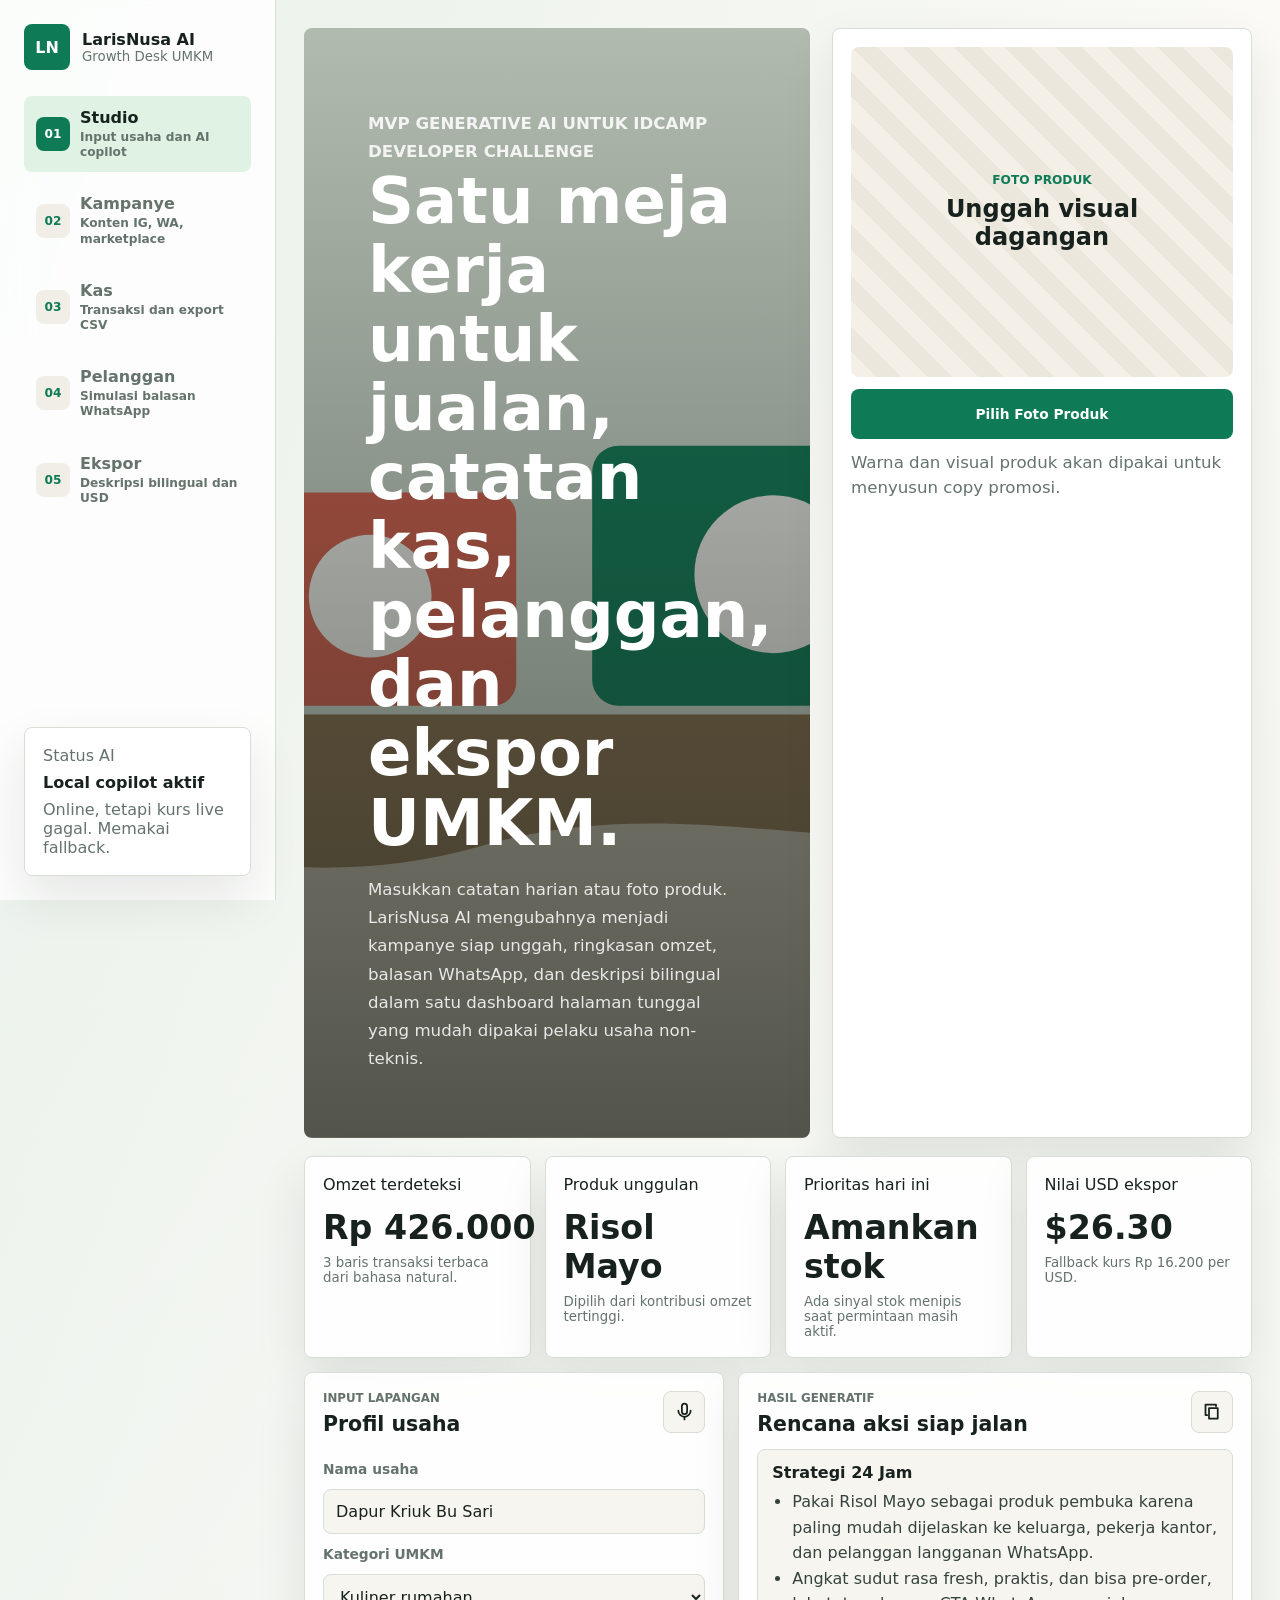
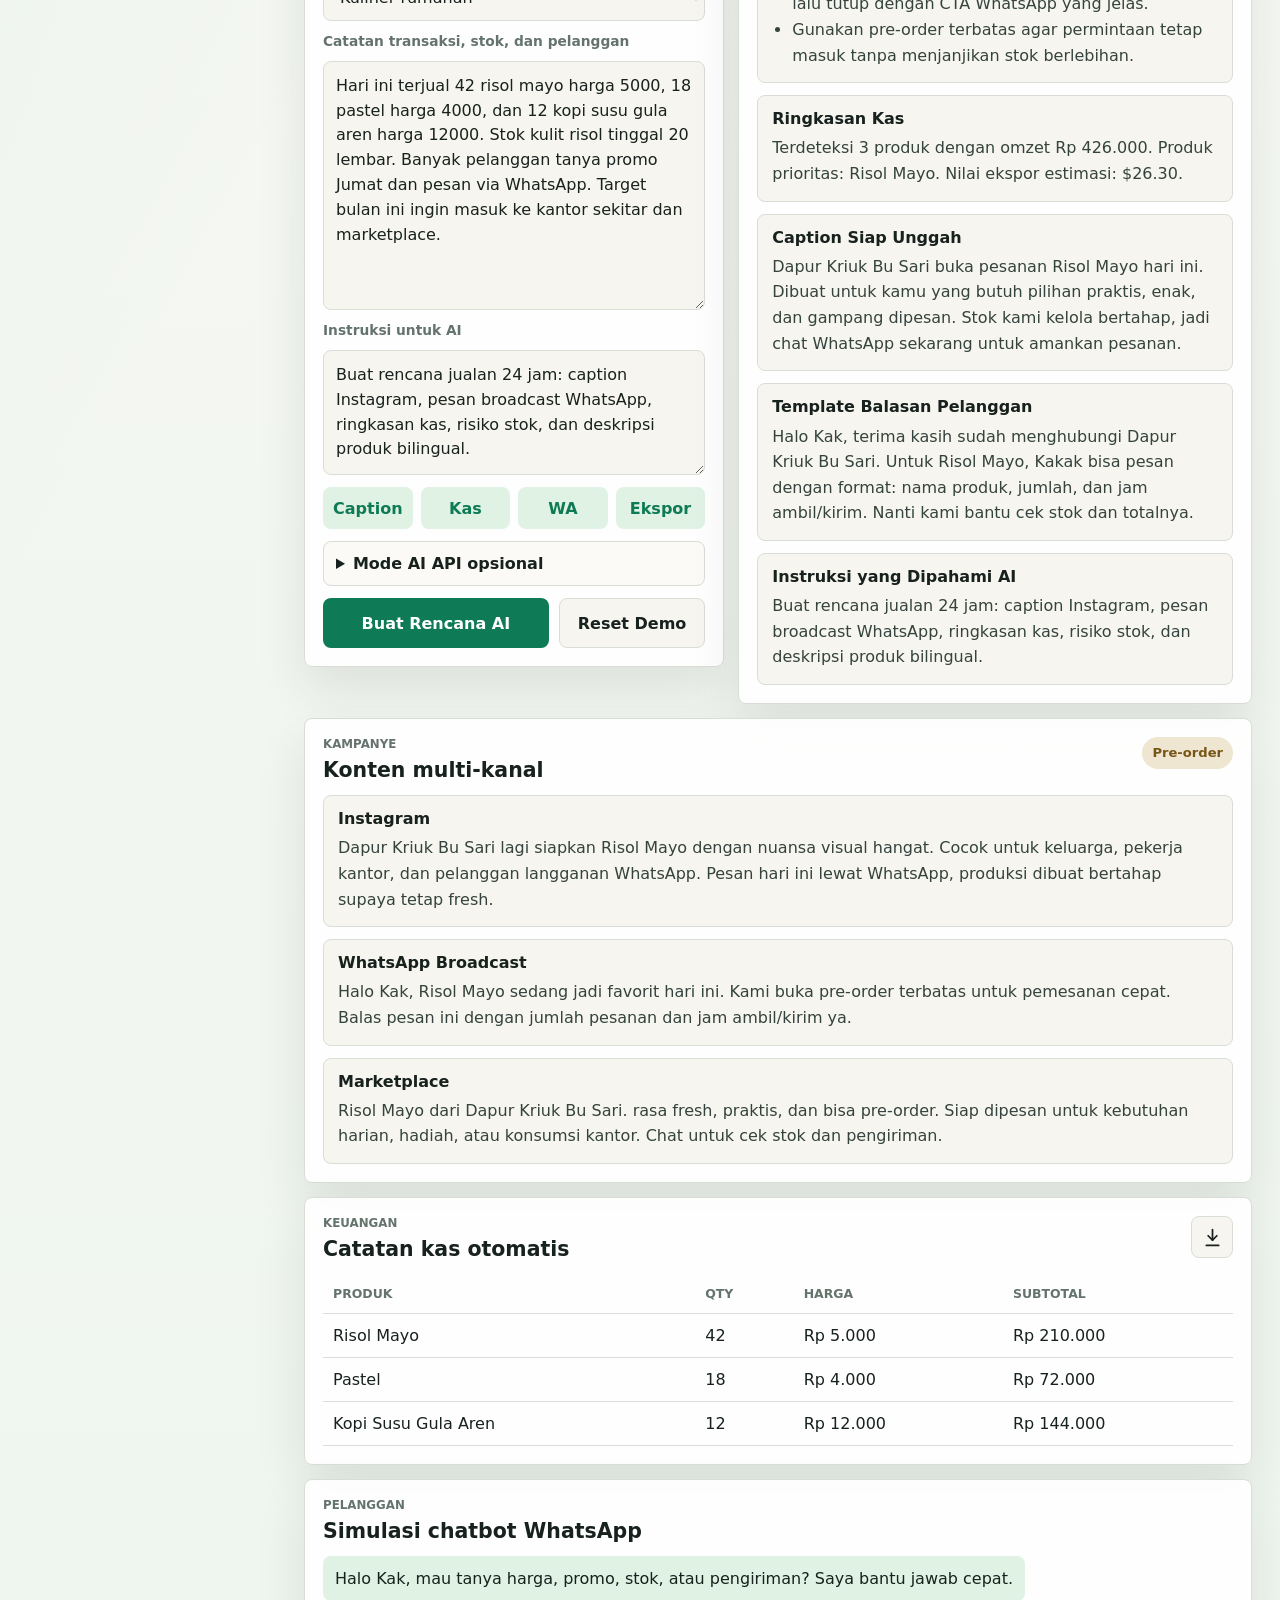
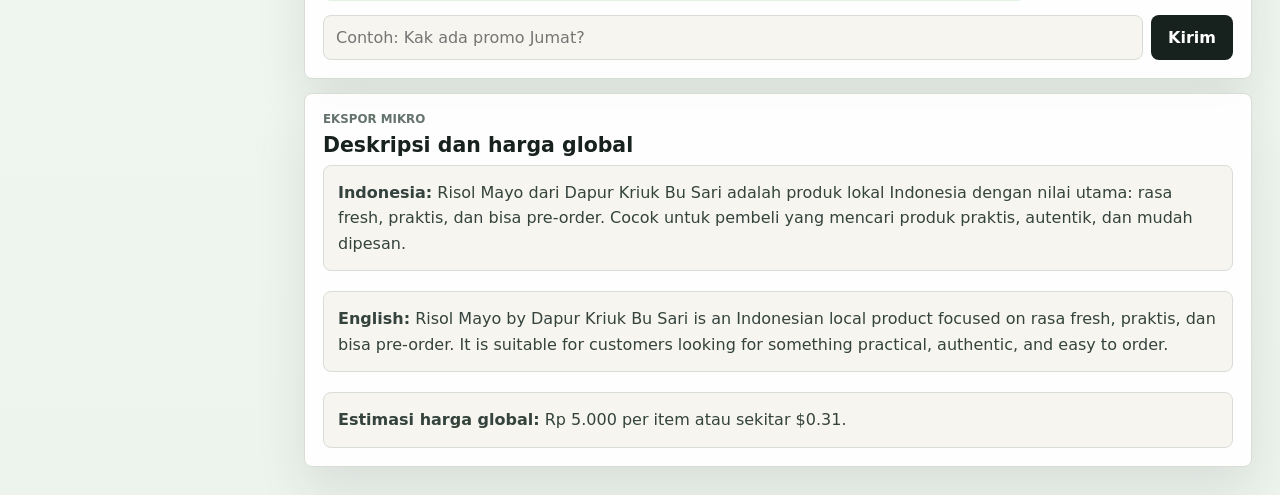
<file: index.html>
<!doctype html>
<html lang="id">
  <head>
    <meta charset="UTF-8" />
    <meta name="viewport" content="width=device-width, initial-scale=1.0" />
    <meta name="dicoding:email" content="diegosimanjuntak2006@gmail.com" />
    <meta
      name="description"
      content="LarisNusa AI membantu UMKM membuat rencana jualan, konten promosi, ringkasan kas, dan deskripsi produk bilingual dari catatan harian."
    />
    <title>LarisNusa AI - Growth Desk UMKM</title>
    <meta http-equiv="refresh" content="0; url=app/" />
    <script>
      window.location.replace("app/");
    </script>
  </head>
  <body>
    <p>Membuka LarisNusa AI... <a href="app/">Klik di sini jika tidak otomatis terbuka.</a></p>
  </body>
</html>
</file>
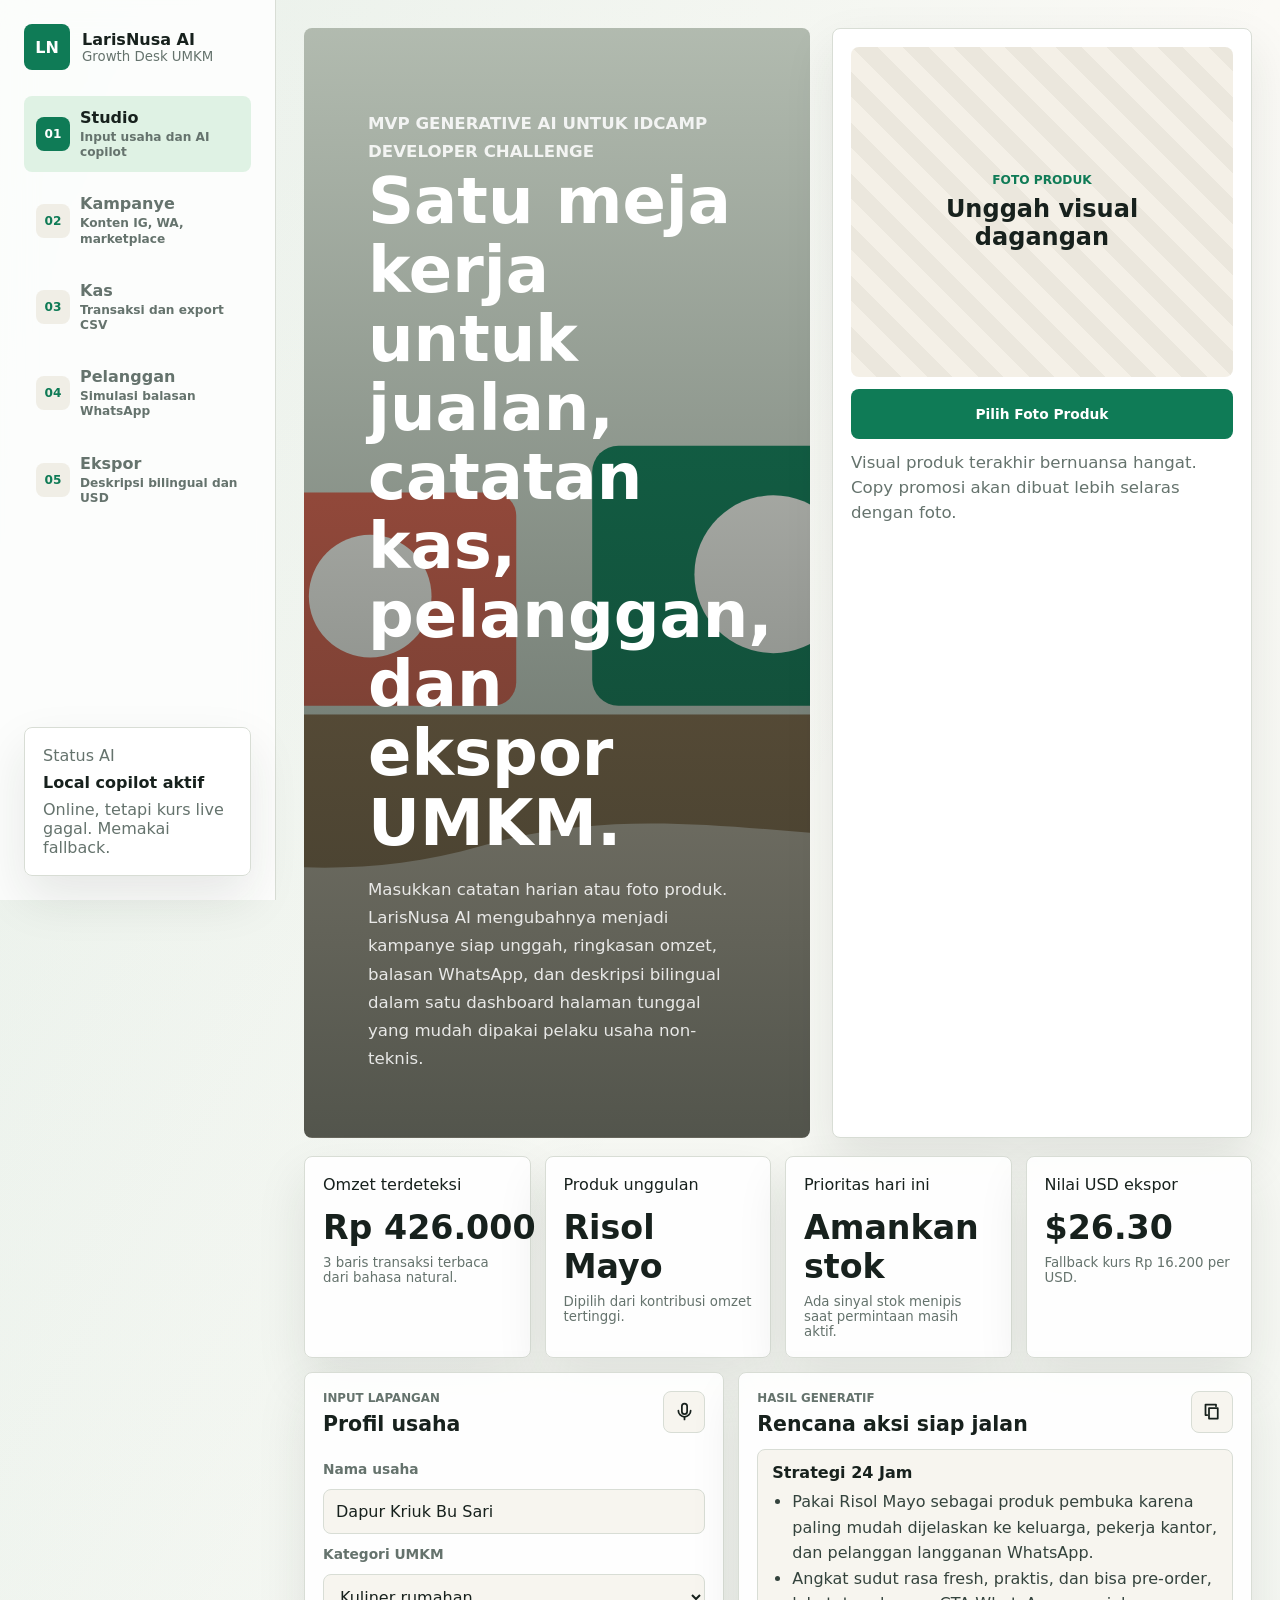
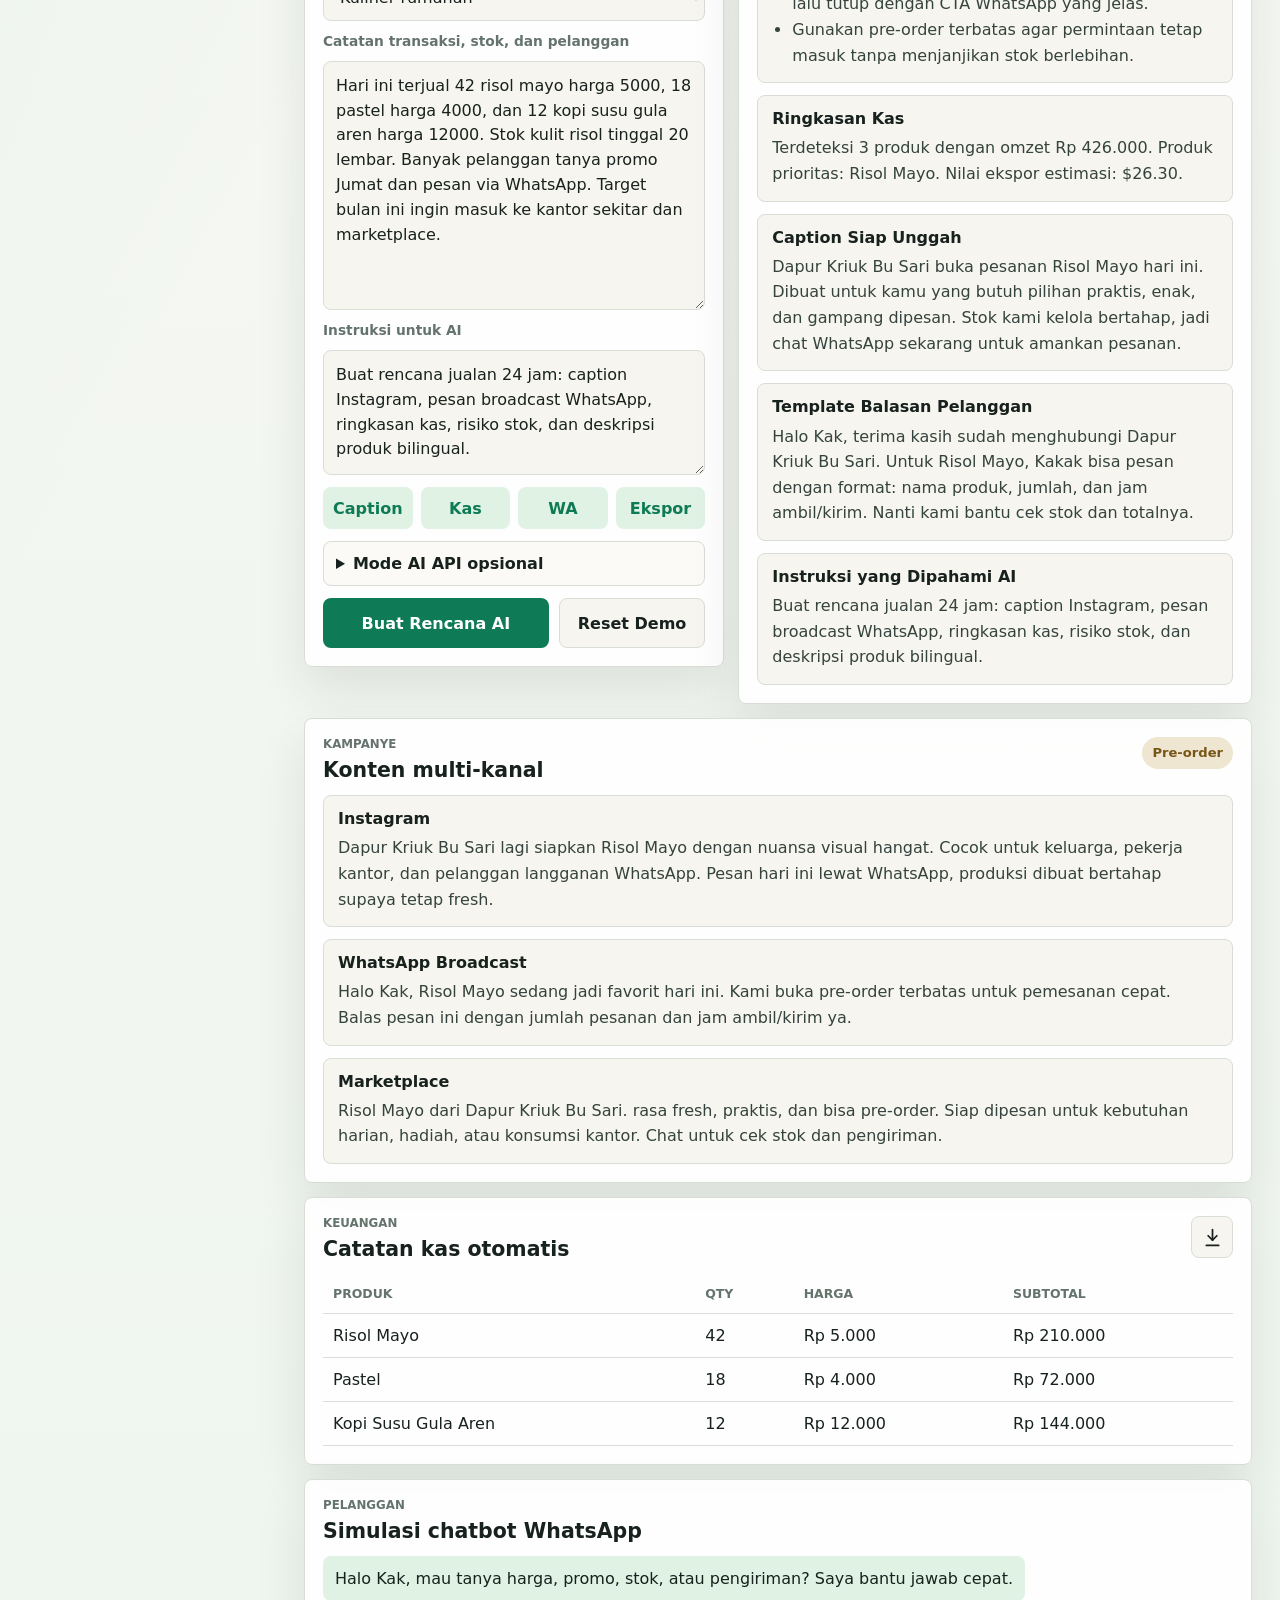
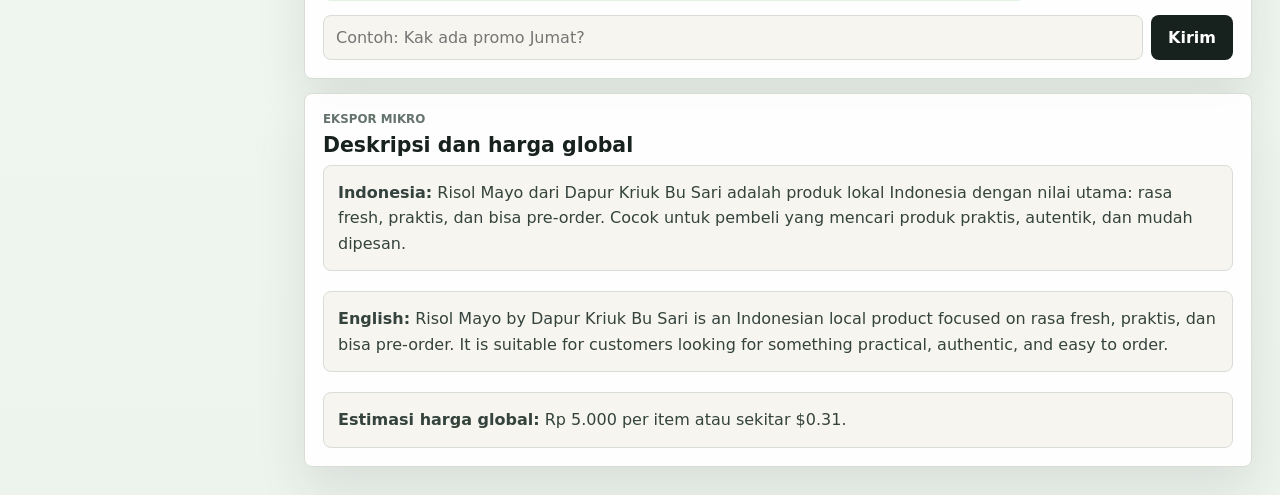
<file: app/index.html>
<!doctype html>
<html lang="id">
  <head>
    <meta charset="UTF-8" />
    <meta name="viewport" content="width=device-width, initial-scale=1.0" />
    <meta name="dicoding:email" content="diegosimanjuntak2006@gmail.com" />
    <meta
      name="description"
      content="Dashboard client-side untuk UMKM Indonesia: ubah catatan transaksi, stok, pelanggan, dan foto produk menjadi konten promosi serta ringkasan kas."
    />
    <title>LarisNusa AI - Growth Desk UMKM</title>
    <link rel="stylesheet" href="styles/larisnusa.css" />
  </head>
  <body>
    <div class="app-shell">
      <aside class="rail" aria-label="Navigasi utama">
        <a class="brand" href="#studio" aria-label="LarisNusa AI">
          <span class="brand-mark">LN</span>
          <span>
            <strong>LarisNusa AI</strong>
            <small>Growth Desk UMKM</small>
          </span>
        </a>

        <nav class="nav-list">
          <a href="#studio" class="active" data-section-link="studio">
            <span class="nav-icon">01</span>
            <span>
              <strong>Studio</strong>
              <small>Input usaha dan AI copilot</small>
            </span>
          </a>
          <a href="#campaign" data-section-link="campaign">
            <span class="nav-icon">02</span>
            <span>
              <strong>Kampanye</strong>
              <small>Konten IG, WA, marketplace</small>
            </span>
          </a>
          <a href="#finance" data-section-link="finance">
            <span class="nav-icon">03</span>
            <span>
              <strong>Kas</strong>
              <small>Transaksi dan export CSV</small>
            </span>
          </a>
          <a href="#customer" data-section-link="customer">
            <span class="nav-icon">04</span>
            <span>
              <strong>Pelanggan</strong>
              <small>Simulasi balasan WhatsApp</small>
            </span>
          </a>
          <a href="#export" data-section-link="export">
            <span class="nav-icon">05</span>
            <span>
              <strong>Ekspor</strong>
              <small>Deskripsi bilingual dan USD</small>
            </span>
          </a>
        </nav>

        <section class="rail-card">
          <span class="label">Status AI</span>
          <strong id="aiStatus">Local copilot aktif</strong>
          <p id="onlineStatus">Mengecek koneksi dan kurs ekspor.</p>
        </section>
      </aside>

      <main class="workspace">
        <section class="hero" id="studio">
          <div class="hero-copy">
            <p class="eyebrow">MVP Generative AI untuk IDCamp Developer Challenge</p>
            <h1>Satu meja kerja untuk jualan, catatan kas, pelanggan, dan ekspor UMKM.</h1>
            <p>
              Masukkan catatan harian atau foto produk. LarisNusa AI mengubahnya menjadi
              kampanye siap unggah, ringkasan omzet, balasan WhatsApp, dan deskripsi
              bilingual dalam satu dashboard halaman tunggal yang mudah dipakai pelaku
              usaha non-teknis.
            </p>
          </div>

          <div class="photo-panel" aria-label="Preview foto produk">
            <div class="photo-frame">
              <img id="productPreview" alt="Preview produk UMKM" />
              <div class="photo-fallback">
                <span>Foto produk</span>
                <strong>Unggah visual dagangan</strong>
              </div>
            </div>
            <label class="upload-button" for="productPhoto">Pilih Foto Produk</label>
            <input id="productPhoto" type="file" accept="image/*" />
            <p id="visualInsight">Warna dan visual produk akan dipakai untuk menyusun copy promosi.</p>
          </div>
        </section>

        <section class="metric-grid" aria-label="Ringkasan usaha">
          <article class="metric-card">
            <span>Omzet terdeteksi</span>
            <strong id="revenueMetric">Rp0</strong>
            <small id="revenueNote">Isi catatan transaksi untuk menghitung otomatis.</small>
          </article>
          <article class="metric-card">
            <span>Produk unggulan</span>
            <strong id="topProductMetric">Belum ada</strong>
            <small>Dipilih dari kontribusi omzet tertinggi.</small>
          </article>
          <article class="metric-card">
            <span>Prioritas hari ini</span>
            <strong id="priorityMetric">Validasi data</strong>
            <small id="priorityNote">AI membaca stok, permintaan, dan momen promosi.</small>
          </article>
          <article class="metric-card">
            <span>Nilai USD ekspor</span>
            <strong id="usdMetric">$0</strong>
            <small id="rateNote">Menggunakan kurs real-time bila tersedia.</small>
          </article>
        </section>

        <section class="studio-grid">
          <article class="panel input-panel">
            <div class="panel-head">
              <div>
                <p class="eyebrow">Input lapangan</p>
                <h2>Profil usaha</h2>
              </div>
              <button class="icon-button" id="voiceButton" type="button" aria-label="Input suara" title="Input suara">
                <svg viewBox="0 0 24 24" aria-hidden="true">
                  <path d="M12 3a3 3 0 0 0-3 3v6a3 3 0 0 0 6 0V6a3 3 0 0 0-3-3Z" />
                  <path d="M5 11a7 7 0 0 0 14 0" />
                  <path d="M12 18v3" />
                </svg>
              </button>
            </div>

            <label for="businessName">Nama usaha</label>
            <input id="businessName" type="text" value="Dapur Kriuk Bu Sari" />

            <label for="businessType">Kategori UMKM</label>
            <select id="businessType">
              <option value="kuliner">Kuliner rumahan</option>
              <option value="fashion">Fashion lokal</option>
              <option value="kerajinan">Kerajinan handmade</option>
              <option value="pertanian">Produk pertanian</option>
              <option value="jasa">Jasa harian</option>
            </select>

            <label for="salesNotes">Catatan transaksi, stok, dan pelanggan</label>
            <textarea id="salesNotes" rows="9">Hari ini terjual 42 risol mayo harga 5000, 18 pastel harga 4000, dan 12 kopi susu gula aren harga 12000. Stok kulit risol tinggal 20 lembar. Banyak pelanggan tanya promo Jumat dan pesan via WhatsApp. Target bulan ini ingin masuk ke kantor sekitar dan marketplace.</textarea>

            <label for="aiGoal">Instruksi untuk AI</label>
            <textarea id="aiGoal" rows="4">Buat rencana jualan 24 jam: caption Instagram, pesan broadcast WhatsApp, ringkasan kas, risiko stok, dan deskripsi produk bilingual.</textarea>

            <div class="prompt-row" aria-label="Tujuan cepat">
              <button type="button" data-goal="Buat caption Instagram yang singkat, meyakinkan, dan ada ajakan pesan via WhatsApp.">Caption</button>
              <button type="button" data-goal="Hitung omzet dari catatan dan beri rekomendasi stok untuk besok.">Kas</button>
              <button type="button" data-goal="Buat balasan WhatsApp untuk pertanyaan harga, promo, stok, dan cara order.">WA</button>
              <button type="button" data-goal="Buat deskripsi produk Indonesia-Inggris untuk calon pembeli luar negeri.">Ekspor</button>
            </div>

            <details class="api-box">
              <summary>Mode AI API opsional</summary>
              <p>
                Untuk demo publik tanpa backend, aplikasi memakai local copilot. Saat produksi,
                endpoint proxy AI bisa diisi agar prompt dikirim ke server sendiri.
              </p>
              <label for="apiEndpoint">Endpoint proxy AI</label>
              <input id="apiEndpoint" type="url" placeholder="https://domain-anda.com/api/generate" />
            </details>

            <div class="action-row">
              <button class="primary-button" id="generateButton" type="button">Buat Rencana AI</button>
              <button class="secondary-button" id="resetWorkspace" type="button">Reset Demo</button>
            </div>
          </article>

          <article class="panel output-panel">
            <div class="panel-head">
              <div>
                <p class="eyebrow">Hasil generatif</p>
                <h2>Rencana aksi siap jalan</h2>
              </div>
              <button class="icon-button" id="copyButton" type="button" aria-label="Salin hasil" title="Salin hasil">
                <svg viewBox="0 0 24 24" aria-hidden="true">
                  <path d="M8 8h10v12H8z" />
                  <path d="M6 16H4V4h12v2" />
                </svg>
              </button>
            </div>
            <div id="aiOutput" class="ai-output" aria-live="polite"></div>
          </article>
        </section>

        <section class="module-grid">
          <article class="panel" id="campaign">
            <div class="panel-head">
              <div>
                <p class="eyebrow">Kampanye</p>
                <h2>Konten multi-kanal</h2>
              </div>
              <span class="pill" id="campaignTone">Hangat</span>
            </div>
            <div id="campaignCards" class="stack"></div>
          </article>

          <article class="panel" id="finance">
            <div class="panel-head">
              <div>
                <p class="eyebrow">Keuangan</p>
                <h2>Catatan kas otomatis</h2>
              </div>
              <button class="icon-button" id="downloadCsv" type="button" aria-label="Unduh CSV" title="Unduh CSV">
                <svg viewBox="0 0 24 24" aria-hidden="true">
                  <path d="M12 3v12" />
                  <path d="m7 10 5 5 5-5" />
                  <path d="M5 21h14" />
                </svg>
              </button>
            </div>
            <div class="table-wrap">
              <table>
                <thead>
                  <tr>
                    <th>Produk</th>
                    <th>Qty</th>
                    <th>Harga</th>
                    <th>Subtotal</th>
                  </tr>
                </thead>
                <tbody id="financeRows"></tbody>
              </table>
            </div>
          </article>

          <article class="panel" id="customer">
            <p class="eyebrow">Pelanggan</p>
            <h2>Simulasi chatbot WhatsApp</h2>
            <div class="chat-box" id="chatBox"></div>
            <form class="chat-input" id="chatForm">
              <input id="customerQuestion" type="text" placeholder="Contoh: Kak ada promo Jumat?" />
              <button type="submit">Kirim</button>
            </form>
          </article>

          <article class="panel" id="export">
            <p class="eyebrow">Ekspor mikro</p>
            <h2>Deskripsi dan harga global</h2>
            <div id="exportCopy" class="export-copy"></div>
          </article>
        </section>
      </main>
    </div>

    <script src="scripts/larisnusa.js"></script>
  </body>
</html>
</file>
<file: app/styles/larisnusa.css>
:root {
  color-scheme: light;
  --ink: #17211d;
  --muted: #65736d;
  --paper: #f7f5ef;
  --panel: #ffffff;
  --line: #d8ddd5;
  --green: #0f7b56;
  --leaf: #dff2e4;
  --coral: #d95f4b;
  --gold: #e2aa3b;
  --blue: #276b9f;
  --shadow: 0 22px 50px rgba(26, 35, 31, 0.1);
}

* {
  box-sizing: border-box;
}

html {
  scroll-behavior: smooth;
}

body {
  margin: 0;
  min-height: 100vh;
  color: var(--ink);
  background: linear-gradient(120deg, rgba(15, 123, 86, 0.08), transparent 38%), linear-gradient(180deg, #fbfaf6 0%, #edf4ee 100%);
  font-family: Inter, ui-sans-serif, system-ui, -apple-system, BlinkMacSystemFont, "Segoe UI", sans-serif;
}

button,
input,
select,
textarea {
  font: inherit;
}

.app-shell {
  display: grid;
  grid-template-columns: 276px minmax(0, 1fr);
  min-height: 100vh;
}

.rail {
  position: sticky;
  top: 0;
  display: flex;
  height: 100vh;
  flex-direction: column;
  gap: 26px;
  padding: 24px;
  border-right: 1px solid var(--line);
  background: rgba(255, 255, 255, 0.82);
  backdrop-filter: blur(16px);
}

.brand {
  display: flex;
  align-items: center;
  gap: 12px;
  color: inherit;
  text-decoration: none;
}

.brand-mark {
  display: grid;
  width: 46px;
  height: 46px;
  place-items: center;
  border-radius: 8px;
  color: #fff;
  background: var(--green);
  font-weight: 900;
}

.brand strong,
.brand small {
  display: block;
}

.brand small,
.label,
.eyebrow,
small,
.hero p,
.rail-card p,
.api-box p {
  color: var(--muted);
}

.nav-list {
  display: grid;
  gap: 10px;
}

.nav-list a {
  display: grid;
  grid-template-columns: 34px minmax(0, 1fr);
  gap: 10px;
  align-items: center;
  border-radius: 8px;
  color: var(--muted);
  padding: 12px;
  text-decoration: none;
  font-weight: 800;
}

.nav-list a.active,
.nav-list a:hover {
  background: var(--leaf);
  color: var(--ink);
}

.nav-list strong,
.nav-list small {
  display: block;
}

.nav-list small {
  margin-top: 3px;
  color: var(--muted);
  font-size: 0.76rem;
  font-weight: 700;
  line-height: 1.25;
}

.nav-icon {
  display: grid;
  width: 34px;
  height: 34px;
  place-items: center;
  border-radius: 8px;
  background: #f0eee6;
  color: var(--green);
  font-size: 0.76rem;
  font-weight: 900;
}

.nav-list a.active .nav-icon,
.nav-list a:hover .nav-icon {
  background: var(--green);
  color: #fff;
}

.rail-card,
.panel,
.metric-card {
  border: 1px solid var(--line);
  border-radius: 8px;
  background: rgba(255, 255, 255, 0.92);
  box-shadow: var(--shadow);
}

.rail-card {
  margin-top: auto;
  padding: 18px;
}

.rail-card strong,
.rail-card p {
  display: block;
  margin: 8px 0 0;
}

.workspace {
  padding: 28px;
}

.hero {
  display: grid;
  grid-template-columns: minmax(0, 1.2fr) minmax(280px, 420px);
  gap: 22px;
  align-items: stretch;
  min-height: min(560px, calc(100vh - 56px));
  margin-bottom: 18px;
}

.hero-copy {
  display: flex;
  min-height: 440px;
  flex-direction: column;
  justify-content: center;
  padding: clamp(24px, 6vw, 64px);
  border-radius: 8px;
  background:
    linear-gradient(rgba(23, 33, 29, 0.16), rgba(23, 33, 29, 0.66)),
    url("data:image/svg+xml,%3Csvg xmlns='http://www.w3.org/2000/svg' width='1200' height='760' viewBox='0 0 1200 760'%3E%3Crect width='1200' height='760' fill='%23cfd8cb'/%3E%3Crect x='0' y='470' width='1200' height='290' fill='%238a6d4b'/%3E%3Ccircle cx='178' cy='188' r='92' fill='%23f2b84b' opacity='.78'/%3E%3Crect x='128' y='345' width='216' height='118' rx='14' fill='%23f8f3e8'/%3E%3Crect x='386' y='318' width='186' height='146' rx='16' fill='%23d95f4b'/%3E%3Crect x='624' y='286' width='254' height='178' rx='18' fill='%230f7b56'/%3E%3Crect x='906' y='352' width='164' height='112' rx='14' fill='%23276b9f'/%3E%3Ccircle cx='236' cy='404' r='34' fill='%23e2aa3b'/%3E%3Ccircle cx='472' cy='389' r='42' fill='%23f7f5ef'/%3E%3Ccircle cx='748' cy='374' r='54' fill='%23f7f5ef'/%3E%3Cpath d='M0 540 C220 500 360 614 548 560 C720 510 846 604 1200 528 L1200 760 L0 760 Z' fill='%23f7f5ef' opacity='.56'/%3E%3C/svg%3E");
  background-position: center;
  background-size: cover;
  color: #fff;
}

.hero-copy .eyebrow,
.hero-copy p {
  color: rgba(255, 255, 255, 0.86);
}

.eyebrow {
  margin: 0 0 8px;
  text-transform: uppercase;
  letter-spacing: 0;
  font-size: 0.74rem;
  font-weight: 900;
}

h1,
h2,
h3 {
  margin: 0;
  line-height: 1.08;
}

h1 {
  max-width: 940px;
  font-size: clamp(2.25rem, 5vw, 5.6rem);
}

h2 {
  font-size: 1.28rem;
}

h3 {
  font-size: 1rem;
}

.hero p {
  max-width: 760px;
  margin: 18px 0 0;
  font-size: 1.04rem;
  line-height: 1.7;
}

.photo-panel {
  display: grid;
  align-content: start;
  gap: 12px;
  padding: 18px;
  border: 1px solid var(--line);
  border-radius: 8px;
  background: var(--panel);
  box-shadow: var(--shadow);
}

.photo-frame {
  position: relative;
  overflow: hidden;
  min-height: 330px;
  border-radius: 8px;
  background: repeating-linear-gradient(45deg, #f4f0e7 0 18px, #ebe7dd 18px 36px);
}

.photo-frame img {
  display: none;
  width: 100%;
  height: 100%;
  min-height: 330px;
  object-fit: cover;
}

.photo-frame.has-image img {
  display: block;
}

.photo-frame.has-image .photo-fallback {
  display: none;
}

.photo-fallback {
  display: grid;
  height: 330px;
  place-content: center;
  gap: 8px;
  padding: 24px;
  text-align: center;
}

.photo-fallback span {
  color: var(--green);
  font-weight: 900;
  text-transform: uppercase;
  font-size: 0.76rem;
}

.photo-fallback strong {
  font-size: 1.5rem;
}

#productPhoto {
  position: absolute;
  width: 1px;
  height: 1px;
  overflow: hidden;
  clip: rect(0 0 0 0);
}

.upload-button,
.primary-button,
.secondary-button,
.prompt-row button,
.chat-input button {
  border: 0;
  border-radius: 8px;
  cursor: pointer;
  font-weight: 900;
}

.upload-button,
.primary-button {
  display: grid;
  min-height: 50px;
  place-items: center;
  padding: 13px 18px;
  color: #fff;
  background: var(--green);
  text-align: center;
}

.secondary-button {
  min-height: 50px;
  padding: 13px 18px;
  border: 1px solid var(--line);
  background: var(--paper);
  color: var(--ink);
}

.action-row {
  display: grid;
  grid-template-columns: minmax(0, 1fr) auto;
  gap: 10px;
}

#visualInsight {
  margin: 0;
  color: var(--muted);
  line-height: 1.5;
}

.metric-grid {
  display: grid;
  grid-template-columns: repeat(4, minmax(0, 1fr));
  gap: 14px;
  margin-bottom: 14px;
}

.metric-card {
  min-height: 142px;
  padding: 18px;
}

.metric-card span,
.metric-card strong,
.metric-card small {
  display: block;
}

.metric-card strong {
  margin: 14px 0 8px;
  font-size: clamp(1.45rem, 2.6vw, 2.25rem);
}

.studio-grid {
  display: grid;
  grid-template-columns: minmax(320px, 0.9fr) minmax(0, 1.1fr);
  gap: 14px;
  align-items: start;
}

.panel {
  padding: 18px;
}

.panel-head {
  display: flex;
  align-items: start;
  justify-content: space-between;
  gap: 12px;
  margin-bottom: 14px;
}

.input-panel {
  display: grid;
  gap: 12px;
}

label {
  color: var(--muted);
  font-size: 0.86rem;
  font-weight: 800;
}

input,
select,
textarea {
  width: 100%;
  border: 1px solid var(--line);
  border-radius: 8px;
  background: var(--paper);
  color: var(--ink);
  padding: 12px;
}

textarea {
  resize: vertical;
  line-height: 1.55;
}

.icon-button {
  display: grid;
  width: 42px;
  height: 42px;
  flex: 0 0 42px;
  place-items: center;
  border: 1px solid var(--line);
  border-radius: 8px;
  background: var(--paper);
  color: var(--ink);
  cursor: pointer;
}

.icon-button svg {
  width: 21px;
  height: 21px;
  fill: none;
  stroke: currentColor;
  stroke-linecap: round;
  stroke-linejoin: round;
  stroke-width: 2;
}

.icon-button.is-copied {
  border-color: var(--green);
  background: var(--leaf);
  color: var(--green);
}

.prompt-row {
  display: grid;
  grid-template-columns: repeat(4, minmax(0, 1fr));
  gap: 8px;
}

.prompt-row button {
  min-height: 42px;
  padding: 9px;
  background: var(--leaf);
  color: var(--green);
}

.api-box {
  border: 1px solid var(--line);
  border-radius: 8px;
  background: #fbfaf6;
  padding: 12px;
}

.api-box summary {
  cursor: pointer;
  font-weight: 900;
}

.api-box p {
  margin: 10px 0;
  line-height: 1.55;
}

.ai-output,
.stack,
.export-copy {
  display: grid;
  gap: 12px;
}

.result-card,
.campaign-card,
.export-copy p {
  border: 1px solid var(--line);
  border-radius: 8px;
  background: var(--paper);
  padding: 14px;
}

.result-card p,
.result-card ul,
.campaign-card p,
.export-copy p {
  margin: 8px 0 0;
  color: #34433d;
  line-height: 1.6;
}

.result-card ul {
  padding-left: 20px;
}

.module-grid {
  display: grid;
  grid-template-columns: 1fr;
  gap: 14px;
  margin-top: 14px;
  align-items: start;
}

.module-grid > .panel {
  scroll-margin-top: 24px;
}

.pill {
  display: inline-flex;
  align-items: center;
  min-height: 32px;
  border-radius: 999px;
  padding: 5px 10px;
  background: #efe6d1;
  color: #775516;
  font-weight: 900;
  font-size: 0.82rem;
}

.table-wrap {
  overflow-x: auto;
}

table {
  width: 100%;
  min-width: 520px;
  border-collapse: collapse;
}

th,
td {
  padding: 12px 10px;
  border-bottom: 1px solid var(--line);
  text-align: left;
  white-space: nowrap;
}

th {
  color: var(--muted);
  font-size: 0.78rem;
  text-transform: uppercase;
}

.chat-box {
  display: grid;
  gap: 10px;
  max-height: 292px;
  overflow-y: auto;
  margin: 14px 0;
}

.bubble {
  max-width: 88%;
  padding: 11px 12px;
  border-radius: 8px;
  line-height: 1.45;
}

.bubble.user {
  justify-self: end;
  color: #fff;
  background: var(--blue);
}

.bubble.bot {
  justify-self: start;
  background: var(--leaf);
}

.chat-input {
  display: grid;
  grid-template-columns: minmax(0, 1fr) 82px;
  gap: 8px;
}

.chat-input button {
  background: var(--ink);
  color: #fff;
}

@media (max-width: 1180px) {
  .app-shell {
    grid-template-columns: 1fr;
  }

  .rail {
    position: static;
    height: auto;
    flex-direction: row;
    flex-wrap: wrap;
    align-items: center;
  }

  .nav-list {
    grid-template-columns: repeat(5, auto);
    overflow-x: auto;
  }

  .nav-list a {
    min-width: 210px;
  }

  .rail-card {
    margin-left: auto;
    margin-top: 0;
    max-width: 330px;
  }

  .metric-grid {
    grid-template-columns: repeat(2, minmax(0, 1fr));
  }
}

@media (max-width: 920px) {
  .hero,
  .studio-grid,
  .module-grid {
    grid-template-columns: 1fr;
  }

  .hero {
    min-height: 0;
  }

  .hero-copy {
    min-height: 430px;
  }
}

@media (max-width: 680px) {
  .workspace,
  .rail {
    padding: 16px;
  }

  .rail {
    gap: 16px;
  }

  .nav-list {
    grid-template-columns: 1fr;
    width: 100%;
  }

  .nav-list a {
    min-width: 0;
  }

  .rail-card {
    width: 100%;
    max-width: none;
  }

  .hero-copy {
    min-height: 430px;
    padding: 24px;
  }

  .metric-grid,
  .prompt-row,
  .action-row {
    grid-template-columns: 1fr;
  }

  .photo-frame,
  .photo-fallback,
  .photo-frame img {
    min-height: 260px;
  }
}
</file>
